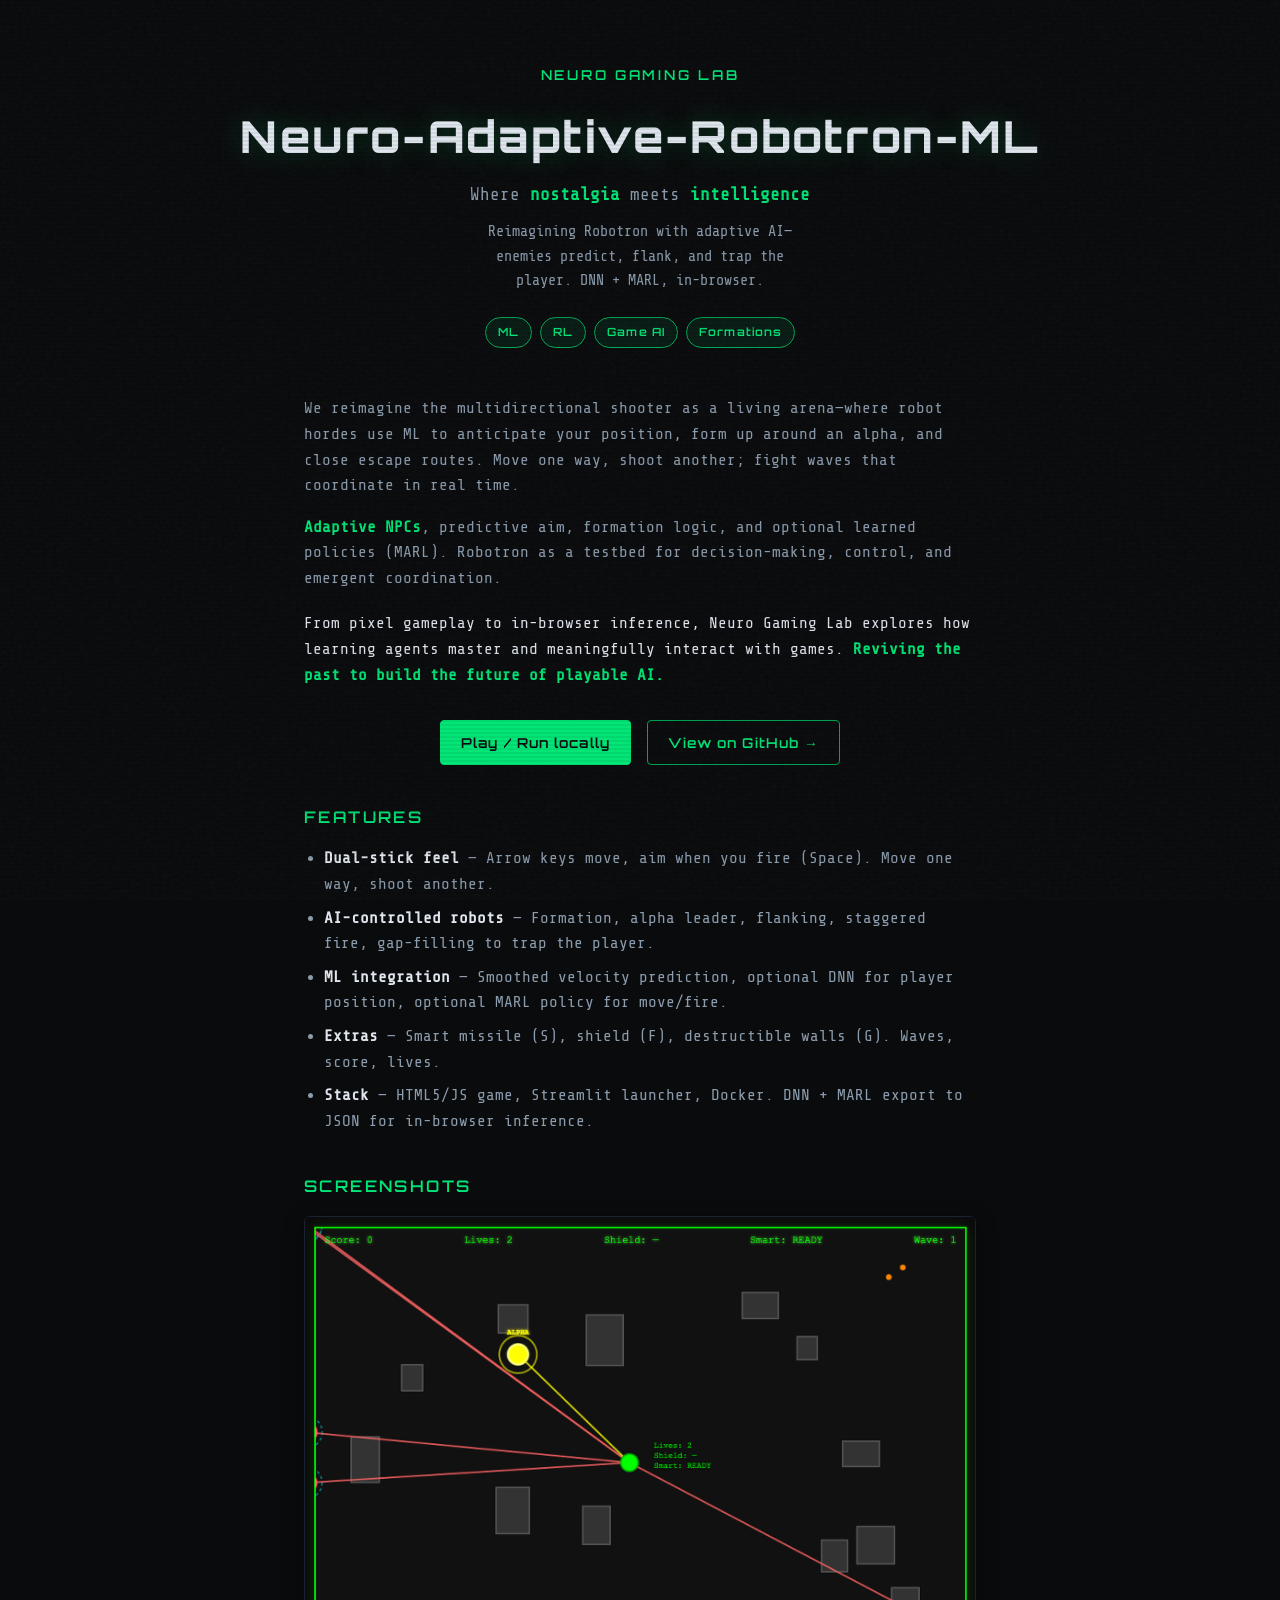
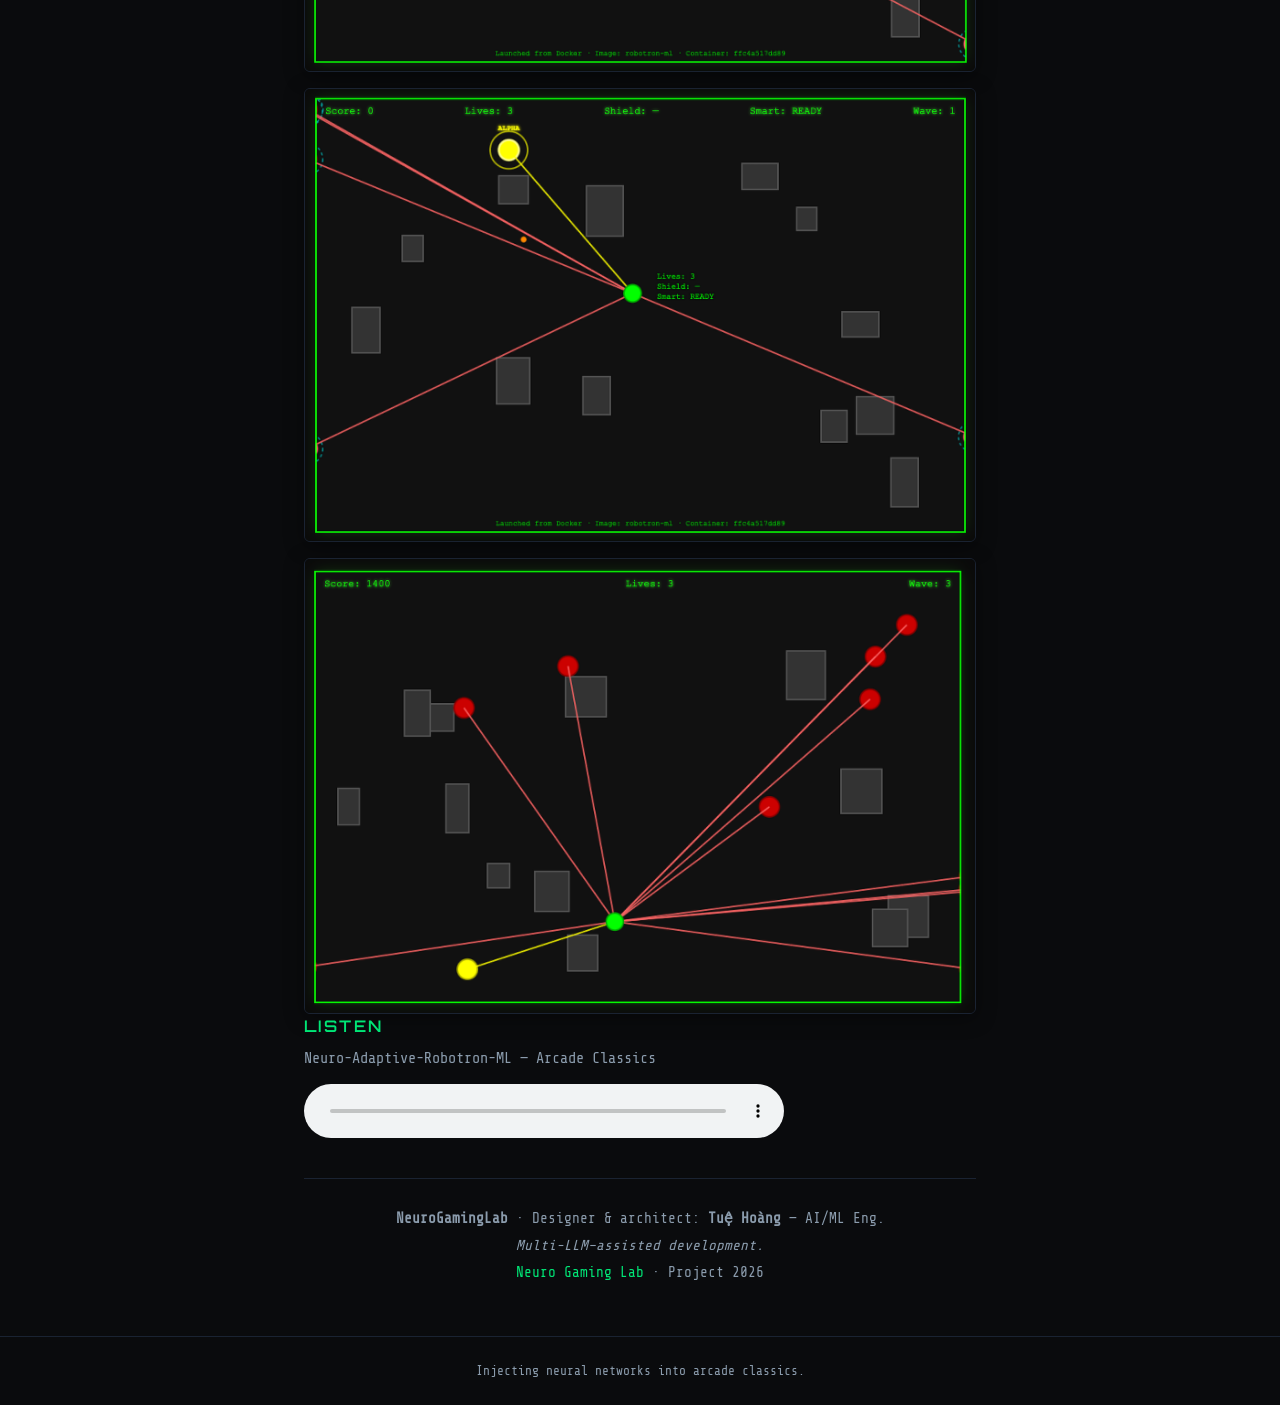
<file: docs/index.html>
<!DOCTYPE html>
<html lang="en">
<head>
  <meta charset="UTF-8">
  <meta name="viewport" content="width=device-width, initial-scale=1.0">
  <title>Neuro-Adaptive-Robotron-ML — Neuro Gaming Lab</title>
  <link rel="stylesheet" href="styles.css">
  <link rel="preconnect" href="https://fonts.googleapis.com">
  <link rel="preconnect" href="https://fonts.gstatic.com" crossorigin>
  <link href="https://fonts.googleapis.com/css2?family=Orbitron:wght@400;600;800&family=Share+Tech+Mono&display=swap" rel="stylesheet">
</head>
<body>
  <div class="scanline" aria-hidden="true"></div>
  <div class="noise" aria-hidden="true"></div>

  <header class="hero">
    <p class="brand">Neuro Gaming Lab</p>
    <h1>Neuro-Adaptive-Robotron-ML</h1>
    <p class="tagline">Where <strong>nostalgia</strong> meets <strong>intelligence</strong></p>
    <p class="sub">Reimagining Robotron with adaptive AI—enemies predict, flank, and trap the player. DNN + MARL, in-browser.</p>
    <div class="pill-row">
      <span class="pill">ML</span>
      <span class="pill">RL</span>
      <span class="pill">Game AI</span>
      <span class="pill">Formations</span>
    </div>
  </header>

  <main>
    <div class="intro">
      <p>We reimagine the multidirectional shooter as a living arena—where robot hordes use ML to anticipate your position, form up around an alpha, and close escape routes. Move one way, shoot another; fight waves that coordinate in real time.</p>
      <p><strong>Adaptive NPCs</strong>, predictive aim, formation logic, and optional learned policies (MARL). Robotron as a testbed for decision-making, control, and emergent coordination.</p>
      <p class="closing">From pixel gameplay to in-browser inference, Neuro Gaming Lab explores how learning agents master and meaningfully interact with games. <strong>Reviving the past to build the future of playable AI.</strong></p>
    </div>

    <div class="cta">
      <a href="https://github.com/NeuroGamingLab/Neuro-Adaptive-Robotron-ML#readme" class="btn btn-play">Play / Run locally</a>
      <a href="https://github.com/NeuroGamingLab/Neuro-Adaptive-Robotron-ML" class="btn btn-gh">View on GitHub →</a>
    </div>

    <section class="features">
      <h2>Features</h2>
      <ul>
        <li><strong>Dual-stick feel</strong> — Arrow keys move, aim when you fire (Space). Move one way, shoot another.</li>
        <li><strong>AI-controlled robots</strong> — Formation, alpha leader, flanking, staggered fire, gap-filling to trap the player.</li>
        <li><strong>ML integration</strong> — Smoothed velocity prediction, optional DNN for player position, optional MARL policy for move/fire.</li>
        <li><strong>Extras</strong> — Smart missile (S), shield (F), destructible walls (G). Waves, score, lives.</li>
        <li><strong>Stack</strong> — HTML5/JS game, Streamlit launcher, Docker. DNN + MARL export to JSON for in-browser inference.</li>
      </ul>
    </section>

    <section class="screenshots">
      <h2>Screenshots</h2>
      <div class="gallery">
        <img src="images/robotron-1.png" alt="Robotron with ML — gameplay 1" width="900" height="600">
        <img src="images/robotron-2.png" alt="Robotron with ML — gameplay 2" width="900" height="600">
        <img src="images/robotron-3.png" alt="Robotron with ML — gameplay 3" width="900" height="600">
      </div>
    </section>

    <section class="audio-section" aria-labelledby="audio-heading">
      <h2 id="audio-heading">Listen</h2>
      <p class="audio-label">Neuro-Adaptive-Robotron-ML — Arcade Classics</p>
      <audio class="audio-player" controls preload="metadata">
        <!-- Actual file (LFS or regular) served via GitHub media URL so playback works on Pages -->
        <source src="https://media.githubusercontent.com/media/NeuroGamingLab/Neuro-Adaptive-Robotron-ML/main/docs/audio/Neuro-Adaptive-Robotron-ML.m4a" type="audio/mp4">
        <a href="https://media.githubusercontent.com/media/NeuroGamingLab/Neuro-Adaptive-Robotron-ML/main/docs/audio/Neuro-Adaptive-Robotron-ML.m4a" class="audio-link" target="_blank" rel="noopener">Download / open audio</a>
      </audio>
    </section>


    <div class="footer-meta">
      <p><strong>NeuroGamingLab</strong> · Designer & architect: <strong>Tuệ Hoàng</strong> — AI/ML Eng.</p>
      <p><em>Multi-LLM–assisted development.</em></p>
      <p><a href="https://neurogaminglab.github.io/Neuro-Gaming-Lab/">Neuro Gaming Lab</a> · Project 2026</p>
    </div>
  </main>

  <footer class="site-footer">
    <p>Injecting neural networks into arcade classics.</p>
  </footer>
</body>
</html>
</file>
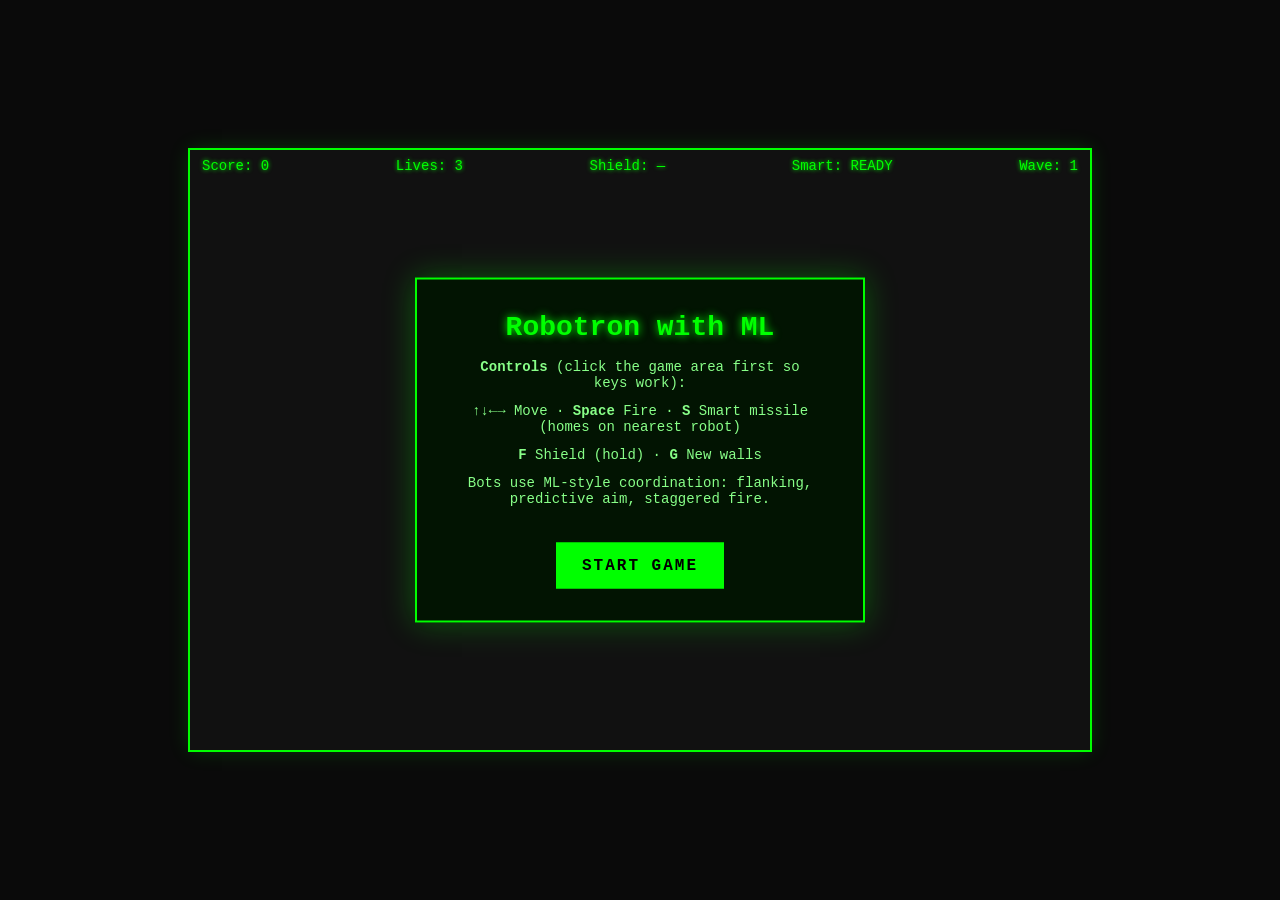
<file: game/index.html>
<!DOCTYPE html>
<html lang="en">
<head>
  <meta charset="UTF-8">
  <meta name="viewport" content="width=device-width, initial-scale=1.0">
  <title>Robotron with ML</title>
  <style>
    * { margin: 0; padding: 0; box-sizing: border-box; }
    body {
      background: #0a0a0a;
      min-height: 100vh;
      display: flex;
      align-items: center;
      justify-content: center;
      font-family: "Courier New", monospace;
      color: #0f0;
    }
    #game-container {
      position: relative;
      box-shadow: 0 0 0 2px #0f0, 0 0 20px rgba(0, 255, 0, 0.2);
    }
    #game-canvas {
      display: block;
      background: #111;
      image-rendering: pixelated;
      image-rendering: crisp-edges;
    }
    #ui {
      position: absolute;
      top: 0; left: 0;
      width: 100%; height: 100%;
      pointer-events: none;
    }
    #ui button { pointer-events: auto; }
    #hud {
      position: absolute;
      top: 8px; left: 0; right: 0;
      display: flex;
      justify-content: space-between;
      padding: 0 12px;
      font-size: 14px;
      color: #0f0;
      text-shadow: 0 0 4px #0f0;
    }
    #start-screen, #game-over-screen, #wave-clear-screen {
      position: absolute;
      top: 50%; left: 50%;
      transform: translate(-50%, -50%);
      text-align: center;
      background: rgba(0, 20, 0, 0.9);
      border: 2px solid #0f0;
      padding: 32px 48px;
      box-shadow: 0 0 30px rgba(0, 255, 0, 0.3);
    }
    #start-screen h1, #game-over-screen h2, #wave-clear-screen h2 {
      margin-bottom: 16px;
      font-size: 28px;
      color: #0f0;
      text-shadow: 0 0 8px #0f0;
    }
    #start-screen p, #game-over-screen p, #wave-clear-screen p {
      margin-bottom: 12px;
      font-size: 14px;
      color: #8f8;
    }
    #start-btn, #restart-btn, #next-wave-btn {
      margin-top: 24px;
      padding: 12px 24px;
      font-family: inherit;
      font-size: 16px;
      font-weight: bold;
      color: #000;
      background: #0f0;
      border: 2px solid #0f0;
      cursor: pointer;
      text-transform: uppercase;
      letter-spacing: 2px;
    }
    #start-btn:hover, #restart-btn:hover, #next-wave-btn:hover {
      background: #0a0;
      box-shadow: 0 0 15px #0f0;
    }
    .hidden { display: none !important; }
  </style>
</head>
<body>
  <div id="game-container">
    <canvas id="game-canvas" width="900" height="600"></canvas>
    <div id="ui">
      <div id="hud">
        <span id="score">Score: 0</span>
        <span id="lives">Lives: 3</span>
        <span id="shield-label">Shield: —</span>
        <span id="smart-missile-label">Smart: READY</span>
        <span id="wave">Wave: 1</span>
      </div>
      <div id="start-screen">
        <h1>Robotron with ML</h1>
        <p><strong>Controls</strong> (click the game area first so keys work):</p>
        <p><strong>↑↓←→</strong> Move · <strong>Space</strong> Fire · <strong>S</strong> Smart missile (homes on nearest robot)</p>
        <p><strong>F</strong> Shield (hold) · <strong>G</strong> New walls</p>
        <p>Bots use ML-style coordination: flanking, predictive aim, staggered fire.</p>
        <button id="start-btn">Start Game</button>
      </div>
      <div id="game-over-screen" class="hidden">
        <h2>Game Over</h2>
        <p id="final-score">Score: 0</p>
        <button id="restart-btn">Play Again</button>
      </div>
      <div id="wave-clear-screen" class="hidden">
        <h2>Wave Clear!</h2>
        <button id="next-wave-btn">Next Wave</button>
      </div>
    </div>
  </div>
  <script>
(function () {
  'use strict';

  var canvas = document.getElementById('game-canvas');
  var ctx = canvas.getContext('2d');
  var W = canvas.width;
  var H = canvas.height;

  var UI = {
    scoreEl: document.getElementById('score'),
    livesEl: document.getElementById('lives'),
    shieldEl: document.getElementById('shield-label'),
    smartMissileEl: document.getElementById('smart-missile-label'),
    waveEl: document.getElementById('wave'),
    startScreen: document.getElementById('start-screen'),
    gameOverScreen: document.getElementById('game-over-screen'),
    waveClearScreen: document.getElementById('wave-clear-screen'),
    finalScoreEl: document.getElementById('final-score'),
    startBtn: document.getElementById('start-btn'),
    restartBtn: document.getElementById('restart-btn'),
    nextWaveBtn: document.getElementById('next-wave-btn'),
  };

  var PLAYER = {
    radius: 12,
    speed: 4,
    health: 3,
    lives: 3,
    invincibleDuration: 1500,
    fireCooldownMs: 150,
  };
  var PLAYER_BULLET = { radius: 3, speed: 14 };
  var SMART_MISSILE = { radius: 5, speed: 9, cooldownMs: 3000, score: 100 };
  var GRUNT = {
    radius: 14,
    speed: 1.2,
    health: 1,
    fireCooldownMs: 1500,
    bulletSpeed: 6,
    score: 100,
  };
  var ML = {
    flankRadius: 140,
    flankRadiusMin: 100,
    flankRadiusMax: 180,
    leadFrames: 6,
    predictFrames: 14,
    smoothFactor: 0.88,
    allyRadius: 120,
    formationPhaseSpeed: 0.00015,
    nAngularBins: 12,
    gapThreshold: 1,
    crowdThreshold: 2,
  };
  var avgPlayerVx = 0;
  var avgPlayerVy = 0;
  var predictedPlayerX = W / 2;
  var predictedPlayerY = H / 2;
  var ENEMY_BULLET = { radius: 4, speed: 6 };
  var WAVE_COUNTS = [6, 8, 12, 16, 20];
  var WAVE_CLEAR_PAUSE_MS = 1500;

  var MARL_CONST = {
    obsScale: 500,
    maxAllies: 10,
    nWallRays: 4,
    wallRayLen: 150,
    moveDirs: [
      [0, 0], [1, 0], [1, -1], [0, -1], [-1, -1], [-1, 0], [-1, 1], [0, 1], [1, 1]
    ]
  };
  (function () {
    var d = MARL_CONST.moveDirs;
    for (var i = 1; i < d.length; i++) {
      var len = Math.sqrt(d[i][0] * d[i][0] + d[i][1] * d[i][1]);
      d[i][0] /= len;
      d[i][1] /= len;
    }
  })();

  var state = 'start';
  var score = 0;
  var wave = 1;
  var waveClearTimer = 0;

  var player = {
    x: W / 2,
    y: H / 2,
    vx: 0,
    vy: 0,
    health: PLAYER.health,
    lives: PLAYER.lives,
    invincibleUntil: 0,
    lastAimDx: 0,
    lastAimDy: -1,
    fireCooldownUntil: 0,
  };

  var bullets = [];
  var smartMissiles = [];
  var enemies = [];
  var walls = [];
  var keys = { up: false, down: false, left: false, right: false, space: false, shield: false };
  var SHIELD_RADIUS = 14;
  var WALL_COUNT = 12;
  var PLAYER_SPAWN_X = W / 2;
  var PLAYER_SPAWN_Y = H / 2;
  var SPAWN_MARGIN = 80;

  var Sound = (function () {
    var ctx = null;
    function getCtx() {
      if (!ctx) ctx = new (window.AudioContext || window.webkitAudioContext)();
      return ctx;
    }
    function beep(opt) {
      try {
        var c = getCtx();
        if (c.state === 'suspended') c.resume();
        var o = c.createOscillator();
        var g = c.createGain();
        o.connect(g);
        g.connect(c.destination);
        o.type = opt.type || 'square';
        o.frequency.setValueAtTime(opt.freq || 440, c.currentTime);
        o.frequency.exponentialRampToValueAtTime(opt.freqEnd || opt.freq || 220, c.currentTime + (opt.duration || 0.1));
        g.gain.setValueAtTime(opt.vol !== undefined ? opt.vol : 0.15, c.currentTime);
        g.gain.exponentialRampToValueAtTime(0.001, c.currentTime + (opt.duration || 0.1));
        o.start(c.currentTime);
        o.stop(c.currentTime + (opt.duration || 0.1));
      } catch (e) {}
    }
    return {
      laser: function () { beep({ type: 'sawtooth', freq: 880, freqEnd: 440, duration: 0.06, vol: 0.12 }); },
      enemyHit: function () { beep({ type: 'sawtooth', freq: 200, freqEnd: 80, duration: 0.12, vol: 0.2 }); },
      playerHit: function () { beep({ type: 'square', freq: 150, freqEnd: 80, duration: 0.2, vol: 0.25 }); },
      waveClear: function () {
        var c = getCtx();
        if (c.state === 'suspended') c.resume();
        [523, 659, 784, 1047].forEach(function (f, i) {
          var o = c.createOscillator();
          var g = c.createGain();
          o.connect(g);
          g.connect(c.destination);
          o.type = 'square';
          var t = c.currentTime + i * 0.1;
          o.frequency.setValueAtTime(f, t);
          g.gain.setValueAtTime(0.15, t);
          g.gain.exponentialRampToValueAtTime(0.001, t + 0.15);
          o.start(t);
          o.stop(t + 0.15);
        });
      },
      gameOver: function () { beep({ type: 'sawtooth', freq: 150, freqEnd: 80, duration: 0.4, vol: 0.2 }); },
      resume: function () { try { getCtx().resume(); } catch (e) {} }
    };
  })();

  function getMoveDirs() {
    var dx = 0, dy = 0;
    if (keys.up) dy -= 1;
    if (keys.down) dy += 1;
    if (keys.left) dx -= 1;
    if (keys.right) dx += 1;
    if (dx !== 0 || dy !== 0) {
      var len = Math.sqrt(dx * dx + dy * dy);
      dx /= len;
      dy /= len;
    }
    return { dx: dx, dy: dy };
  }

  function getAimDirs() {
    var dx = 0, dy = 0;
    if (keys.up) dy -= 1;
    if (keys.down) dy += 1;
    if (keys.left) dx -= 1;
    if (keys.right) dx += 1;
    if (dx !== 0 || dy !== 0) {
      var len = Math.sqrt(dx * dx + dy * dy);
      dx /= len;
      dy /= len;
      return { dx: dx, dy: dy };
    }
    return null;
  }

  document.addEventListener('keydown', function (e) {
    if (e.code === 'ArrowUp') { keys.up = true; e.preventDefault(); }
    if (e.code === 'ArrowDown') { keys.down = true; e.preventDefault(); }
    if (e.code === 'ArrowLeft') { keys.left = true; e.preventDefault(); }
    if (e.code === 'ArrowRight') { keys.right = true; e.preventDefault(); }
    if (e.code === 'Space') { keys.space = true; e.preventDefault(); }
    if (e.code === 'KeyF') { keys.shield = true; e.preventDefault(); }
    if (e.code === 'KeyG') {
      if (state === 'playing' || state === 'wave_clear') {
        generateWalls();
        var margin = PLAYER.radius + 8;
        walls = walls.filter(function (w) {
          return !circleRectOverlap(player.x, player.y, margin, w);
        });
      }
      e.preventDefault();
    }
    if (e.code === 'KeyS') {
      if (state === 'playing' && enemies.length > 0 && Date.now() >= (player.smartMissileCooldownUntil || 0)) {
        var nearest = null;
        var minD = Infinity;
        for (var i = 0; i < enemies.length; i++) {
          var e = enemies[i];
          var d = dist(player.x, player.y, e.x, e.y);
          if (d < minD) { minD = d; nearest = e; }
        }
        if (nearest) {
          var dx = nearest.x - player.x;
          var dy = nearest.y - player.y;
          var bd = Math.sqrt(dx * dx + dy * dy) || 1;
          smartMissiles.push({
            x: player.x + (dx / bd) * (PLAYER.radius + SMART_MISSILE.radius),
            y: player.y + (dy / bd) * (PLAYER.radius + SMART_MISSILE.radius),
            vx: (dx / bd) * SMART_MISSILE.speed,
            vy: (dy / bd) * SMART_MISSILE.speed,
            radius: SMART_MISSILE.radius,
          });
          player.smartMissileCooldownUntil = Date.now() + SMART_MISSILE.cooldownMs;
          Sound.laser();
        }
      }
      e.preventDefault();
    }
  });
  document.addEventListener('keyup', function (e) {
    if (e.code === 'ArrowUp') keys.up = false;
    if (e.code === 'ArrowDown') keys.down = false;
    if (e.code === 'ArrowLeft') keys.left = false;
    if (e.code === 'ArrowRight') keys.right = false;
    if (e.code === 'Space') keys.space = false;
    if (e.code === 'KeyF') keys.shield = false;
  });

  function spawnPlayer() {
    player.x = W / 2;
    player.y = H / 2;
    player.vx = 0;
    player.vy = 0;
    player.health = PLAYER.health;
    player.invincibleUntil = Date.now() + PLAYER.invincibleDuration;
    player.lastAimDx = 0;
    player.lastAimDy = -1;
    player.fireCooldownUntil = 0;
    player.smartMissileCooldownUntil = 0;
  }

  function spawnWave() {
    var count = WAVE_COUNTS[Math.min(wave - 1, WAVE_COUNTS.length - 1)];
    for (var i = 0; i < count; i++) {
      var x, y;
      var margin = 60;
      var tries = 0;
      var maxTries = 25;
      do {
        var side = Math.floor(Math.random() * 4);
        if (side === 0) { x = margin + Math.random() * (W - 2 * margin); y = -GRUNT.radius - 5; }
        else if (side === 1) { x = W + GRUNT.radius + 5; y = margin + Math.random() * (H - 2 * margin); }
        else if (side === 2) { x = margin + Math.random() * (W - 2 * margin); y = H + GRUNT.radius + 5; }
        else { x = -GRUNT.radius - 5; y = margin + Math.random() * (H - 2 * margin); }
        var inWall = false;
        for (var w = 0; w < walls.length; w++) {
          if (circleRectOverlap(x, y, GRUNT.radius + 4, walls[w])) { inWall = true; break; }
        }
        if (!inWall) break;
        tries++;
      } while (tries < maxTries);
      enemies.push({
        x: x, y: y,
        vx: 0, vy: 0,
        radius: GRUNT.radius,
        health: GRUNT.health,
        maxHealth: GRUNT.health,
        type: 'grunt',
        slotIndex: i,
        totalSlots: count,
        fireCooldownUntil: Date.now() + (i % 8) * 220 + Math.random() * 400,
      });
    }
  }

  function countAlliesNear(e, excludeSelf) {
    var n = 0;
    for (var i = 0; i < enemies.length; i++) {
      if (enemies[i] === e) continue;
      if (dist(e.x, e.y, enemies[i].x, enemies[i].y) < ML.allyRadius) n++;
    }
    return n;
  }

  function dist(x1, y1, x2, y2) {
    return Math.sqrt((x2 - x1) * (x2 - x1) + (y2 - y1) * (y2 - y1));
  }

  function pointInRect(px, py, r) {
    return px >= r.x && px <= r.x + r.w && py >= r.y && py <= r.y + r.h;
  }

  function circleRectOverlap(cx, cy, cr, r) {
    var closestX = Math.max(r.x, Math.min(cx, r.x + r.w));
    var closestY = Math.max(r.y, Math.min(cy, r.y + r.h));
    return dist(cx, cy, closestX, closestY) < cr;
  }

  function generateWalls() {
    walls = [];
    var attempts = 0;
    var maxAttempts = WALL_COUNT * 15;
    while (walls.length < WALL_COUNT && attempts < maxAttempts) {
      attempts++;
      var ww = 28 + Math.floor(Math.random() * 32);
      var wh = 32 + Math.floor(Math.random() * 40);
      var wx = Math.floor(Math.random() * (W - ww - 40)) + 20;
      var wy = Math.floor(Math.random() * (H - wh - 40)) + 20;
      if (dist(wx + ww / 2, wy + wh / 2, PLAYER_SPAWN_X, PLAYER_SPAWN_Y) < SPAWN_MARGIN) continue;
      if (circleRectOverlap(PLAYER_SPAWN_X, PLAYER_SPAWN_Y, SPAWN_MARGIN, { x: wx, y: wy, w: ww, h: wh })) continue;
      walls.push({ x: wx, y: wy, w: ww, h: wh });
    }
  }

  function wrap(x, y, r) {
    var nx = x, ny = y;
    if (nx - r > W) nx -= W + 2 * r;
    if (nx + r < 0) nx += W + 2 * r;
    if (ny - r > H) ny -= H + 2 * r;
    if (ny + r < 0) ny += H + 2 * r;
    return { x: nx, y: ny };
  }

  function updatePlayer(now) {
    var dirs = getMoveDirs();
    player.vx = dirs.dx * PLAYER.speed;
    player.vy = dirs.dy * PLAYER.speed;
    var prevX = player.x, prevY = player.y;
    player.x += player.vx;
    player.y += player.vy;
    var w = wrap(player.x, player.y, PLAYER.radius);
    player.x = w.x;
    player.y = w.y;
    for (var i = 0; i < walls.length; i++) {
      if (circleRectOverlap(player.x, player.y, PLAYER.radius, walls[i])) {
        player.x = prevX;
        player.y = prevY;
        break;
      }
    }

    if (keys.space && now >= player.fireCooldownUntil) {
      var aim = getAimDirs();
      var adx = player.lastAimDx, ady = player.lastAimDy;
      if (aim) {
        adx = aim.dx;
        ady = aim.dy;
        player.lastAimDx = adx;
        player.lastAimDy = ady;
      }
      if (adx !== 0 || ady !== 0) {
        var spd = PLAYER_BULLET.speed;
        bullets.push({
          x: player.x + adx * (PLAYER.radius + PLAYER_BULLET.radius),
          y: player.y + ady * (PLAYER.radius + PLAYER_BULLET.radius),
          vx: adx * spd,
          vy: ady * spd,
          radius: PLAYER_BULLET.radius,
          isPlayer: true,
        });
        Sound.laser();
        player.fireCooldownUntil = now + PLAYER.fireCooldownMs;
      }
    }
  }

  function updateBullets() {
    for (var i = bullets.length - 1; i >= 0; i--) {
      var b = bullets[i];
      b.x += b.vx;
      b.y += b.vy;
      if (b.x < -50 || b.x > W + 50 || b.y < -50 || b.y > H + 50) {
        bullets.splice(i, 1);
      } else {
        for (var j = 0; j < walls.length; j++) {
          if (pointInRect(b.x, b.y, walls[j])) {
            bullets.splice(i, 1);
            break;
          }
        }
      }
    }
  }

  function getNearestEnemy(mx, my) {
    var nearest = null;
    var minD = Infinity;
    for (var i = 0; i < enemies.length; i++) {
      var e = enemies[i];
      var d = dist(mx, my, e.x, e.y);
      if (d < minD) { minD = d; nearest = e; }
    }
    return nearest;
  }

  function getWallRepulsion(mx, my, margin) {
    var rx = 0, ry = 0;
    for (var j = 0; j < walls.length; j++) {
      var w = walls[j];
      var cx = Math.max(w.x, Math.min(mx, w.x + w.w));
      var cy = Math.max(w.y, Math.min(my, w.y + w.h));
      var d = dist(mx, my, cx, cy);
      if (d < margin) {
        var outX = mx - cx;
        var outY = my - cy;
        if (d < 0.01) {
          var wcx = w.x + w.w / 2;
          var wcy = w.y + w.h / 2;
          outX = mx - wcx;
          outY = my - wcy;
          d = Math.sqrt(outX * outX + outY * outY) || 1;
        }
        var strength = d < 0.01 ? 1.5 : (margin - d) / margin;
        rx += (outX / d) * strength;
        ry += (outY / d) * strength;
      }
    }
    return { x: rx, y: ry };
  }

  function pushMissileOutOfWall(m) {
    for (var j = 0; j < walls.length; j++) {
      var w = walls[j];
      if (!pointInRect(m.x, m.y, w)) continue;
      var dL = m.x - w.x;
      var dR = (w.x + w.w) - m.x;
      var dT = m.y - w.y;
      var dB = (w.y + w.h) - m.y;
      var r = m.radius + 1;
      if (dL <= dR && dL <= dT && dL <= dB) {
        m.x = w.x - r;
      } else if (dR <= dL && dR <= dT && dR <= dB) {
        m.x = w.x + w.w + r;
      } else if (dT <= dL && dT <= dR && dT <= dB) {
        m.y = w.y - r;
      } else {
        m.y = w.y + w.h + r;
      }
    }
  }

  function updateSmartMissiles() {
    var avoidMargin = 28;
    for (var i = smartMissiles.length - 1; i >= 0; i--) {
      var m = smartMissiles[i];
      var target = getNearestEnemy(m.x, m.y);
      var dx = 0, dy = 0;
      if (target) {
        dx = target.x - m.x;
        dy = target.y - m.y;
        var d = Math.sqrt(dx * dx + dy * dy) || 1;
        dx /= d;
        dy /= d;
      } else {
        dx = m.vx;
        dy = m.vy;
        var d = Math.sqrt(dx * dx + dy * dy) || 1;
        if (d > 0) { dx /= d; dy /= d; }
      }
      var rep = getWallRepulsion(m.x, m.y, avoidMargin);
      var rx = rep.x, ry = rep.y;
      var rLen = Math.sqrt(rx * rx + ry * ry) || 1;
      if (rLen > 0.01) {
        rx /= rLen;
        ry /= rLen;
        dx = dx + rx * 1.5;
        dy = dy + ry * 1.5;
        var len = Math.sqrt(dx * dx + dy * dy) || 1;
        dx /= len;
        dy /= len;
      }
      m.vx = dx * SMART_MISSILE.speed;
      m.vy = dy * SMART_MISSILE.speed;
      var oldX = m.x, oldY = m.y;
      m.x += m.vx;
      m.y += m.vy;
      if (m.x < -50 || m.x > W + 50 || m.y < -50 || m.y > H + 50) {
        smartMissiles.splice(i, 1);
        continue;
      }
      var inWall = false;
      for (var j = 0; j < walls.length; j++) {
        if (pointInRect(m.x, m.y, walls[j])) {
          inWall = true;
          break;
        }
      }
      if (inWall) {
        m.x = oldX;
        m.y = oldY;
        pushMissileOutOfWall(m);
        var rep = getWallRepulsion(m.x, m.y, avoidMargin + 20);
        var rx2 = rep.x, ry2 = rep.y;
        var rLen2 = Math.sqrt(rx2 * rx2 + ry2 * ry2) || 1;
        if (rLen2 > 0.01) {
          m.vx = (rx2 / rLen2) * SMART_MISSILE.speed;
          m.vy = (ry2 / rLen2) * SMART_MISSILE.speed;
        } else {
          m.vx = dx * SMART_MISSILE.speed;
          m.vy = dy * SMART_MISSILE.speed;
        }
      }
      var hitEnemy = false;
      for (var j = enemies.length - 1; j >= 0; j--) {
        var e = enemies[j];
        if (dist(m.x, m.y, e.x, e.y) < m.radius + e.radius) {
          e.health--;
          if (e.health > 0) e.hitFlashUntil = Date.now() + 120;
          if (e.health <= 0) {
            Sound.enemyHit();
            score += SMART_MISSILE.score;
            enemies.splice(j, 1);
          }
          smartMissiles.splice(i, 1);
          hitEnemy = true;
          break;
        }
      }
    }
  }

  function getAlphaRobot() {
    var alpha = null;
    var minDist = Infinity;
    for (var i = 0; i < enemies.length; i++) {
      var e = enemies[i];
      var d = dist(e.x, e.y, player.x, player.y);
      if (d < minDist) { minDist = d; alpha = e; }
    }
    return alpha;
  }

  function getMARLObsOne(e, alpha, now) {
    var sc = MARL_CONST.obsScale;
    var dxPlayer = (player.x - e.x) / sc;
    var dyPlayer = (player.y - e.y) / sc;
    var distPlayer = dist(e.x, e.y, player.x, player.y) / sc;
    var dxPred = (predictedPlayerX - e.x) / sc;
    var dyPred = (predictedPlayerY - e.y) / sc;
    var isAlpha = (alpha && e === alpha) ? 1 : 0;
    var allies = Math.min(countAlliesNear(e), MARL_CONST.maxAllies) / MARL_CONST.maxAllies;
    var fireReady = (now >= e.fireCooldownUntil) ? 1 : 0;
    var wallDists = [];
    for (var r = 0; r < MARL_CONST.nWallRays; r++) {
      var ang = r * (2 * Math.PI / MARL_CONST.nWallRays);
      var minD = MARL_CONST.wallRayLen;
      for (var w = 0; w < walls.length; w++) {
        var cx = walls[w].x + walls[w].w / 2;
        var cy = walls[w].y + walls[w].h / 2;
        var d = dist(e.x, e.y, cx, cy) - (walls[w].w + walls[w].h) / 4;
        if (d < minD) minD = Math.max(0, d);
      }
      wallDists.push(minD / MARL_CONST.wallRayLen);
    }
    var pvx = player.vx / (PLAYER.speed + 1e-8);
    var pvy = player.vy / (PLAYER.speed + 1e-8);
    return [dxPlayer, dyPlayer, distPlayer, dxPred, dyPred, isAlpha, allies, fireReady,
      wallDists[0], wallDists[1], wallDists[2], wallDists[3], pvx, pvy];
  }

  function MARLForward(obs, policy) {
    var matmul = function (x, W, b) {
      var out = [];
      for (var j = 0; j < W.length; j++) {
        var s = b[j];
        for (var i = 0; i < x.length; i++) s += x[i] * W[j][i];
        out.push(s);
      }
      return out;
    };
    var tanh = function (z) { return Math.tanh(z); };
    var h = matmul(obs, policy.layers[0].W, policy.layers[0].b).map(tanh);
    h = matmul(h, policy.layers[1].W, policy.layers[1].b).map(tanh);
    var moveLogits = matmul(h, policy.move_head.W, policy.move_head.b);
    var fireLogits = matmul(h, policy.fire_head.W, policy.fire_head.b);
    var moveAction = 0;
    var moveMax = moveLogits[0];
    for (var i = 1; i < moveLogits.length; i++) {
      if (moveLogits[i] > moveMax) { moveMax = moveLogits[i]; moveAction = i; }
    }
    var fireAction = fireLogits[1] > fireLogits[0] ? 1 : 0;
    return { move: moveAction, fire: fireAction };
  }

  function DNNPredict(xNorm, yNorm, vxNorm, vyNorm) {
    var d = window.DNN_PREDICT;
    if (!d || !d.layers || d.layers.length < 2) return null;
    var matmul = function (x, W, b) {
      var out = [];
      for (var j = 0; j < W.length; j++) {
        var s = b[j];
        for (var i = 0; i < x.length; i++) s += x[i] * W[j][i];
        out.push(s);
      }
      return out;
    };
    var tanh = function (z) { return Math.tanh(z); };
    var sigmoid = function (z) { return 1 / (1 + Math.exp(-z)); };
    var x = [xNorm, yNorm, vxNorm, vyNorm];
    var h = matmul(x, d.layers[0].W, d.layers[0].b).map(tanh);
    var out = matmul(h, d.layers[1].W, d.layers[1].b).map(sigmoid);
    return [out[0], out[1]];
  }

  function runUnsupervisedPipeline() {
    var cx = predictedPlayerX;
    var cy = predictedPlayerY;
    var nBins = ML.nAngularBins;
    var twoPi = 2 * Math.PI;
    var binWidth = twoPi / nBins;
    var angles = [];
    var binCounts = [];
    for (var b = 0; b < nBins; b++) binCounts[b] = 0;
    for (var i = 0; i < enemies.length; i++) {
      var e = enemies[i];
      var a = Math.atan2(e.y - cy, e.x - cx);
      if (a < 0) a += twoPi;
      angles.push({ index: i, angle: a });
      var binIdx = Math.floor(a / binWidth) % nBins;
      binCounts[binIdx]++;
    }
    var gapBins = [];
    for (var b = 0; b < nBins; b++) {
      if (binCounts[b] <= ML.gapThreshold) gapBins.push(b);
    }
    var gapCenters = gapBins.map(function (b) { return (b + 0.5) * binWidth; });
    angles.sort(function (a, b) { return a.angle - b.angle; });
    gapCenters.sort(function (a, b) { return a - b; });
    for (var k = 0; k < enemies.length; k++) { enemies[k].isFillingGap = false; }
    for (var i = 0; i < enemies.length; i++) {
      var e = enemies[angles[i].index];
      if (e.isAlpha) continue;
      if (gapCenters.length > 0) {
        var idx = i % gapCenters.length;
        e.targetAngle = gapCenters[idx];
        e.isFillingGap = true;
      } else {
        var fallback = (e.slotIndex / Math.max(e.totalSlots || 1, 1)) * twoPi;
        e.targetAngle = (fallback + (Date.now() * ML.formationPhaseSpeed)) % twoPi;
      }
    }
  }

  function updateEnemies(now) {
    var alpha = getAlphaRobot();
    for (var k = 0; k < enemies.length; k++) { enemies[k].isAlpha = (enemies[k] === alpha); }
    runUnsupervisedPipeline();
    if (window.MARL_POLICY) {
      for (var k = 0; k < enemies.length; k++) {
        var e = enemies[k];
        var obs = getMARLObsOne(e, alpha, now);
        var act = MARLForward(obs, window.MARL_POLICY);
        var dir = MARL_CONST.moveDirs[act.move];
        e.vx = dir[0] * GRUNT.speed;
        e.vy = dir[1] * GRUNT.speed;
        var oldX = e.x, oldY = e.y;
        e.x += e.vx;
        e.y += e.vy;
        var w = wrap(e.x, e.y, e.radius);
        e.x = w.x;
        e.y = w.y;
        for (var i = 0; i < walls.length; i++) {
          if (circleRectOverlap(e.x, e.y, e.radius, walls[i])) {
            e.x = oldX;
            e.y = oldY;
            break;
          }
        }
        if (e.type === 'grunt' && act.fire && now >= e.fireCooldownUntil) {
          var bdx = predictedPlayerX - e.x;
          var bdy = predictedPlayerY - e.y;
          var bd = Math.sqrt(bdx * bdx + bdy * bdy) || 1;
          bullets.push({
            x: e.x + (bdx / bd) * (e.radius + ENEMY_BULLET.radius),
            y: e.y + (bdy / bd) * (e.radius + ENEMY_BULLET.radius),
            vx: (bdx / bd) * GRUNT.bulletSpeed,
            vy: (bdy / bd) * GRUNT.bulletSpeed,
            radius: ENEMY_BULLET.radius,
            isPlayer: false,
          });
          e.fireCooldownUntil = now + GRUNT.fireCooldownMs;
        }
      }
      return;
    }
    var formationPhase = (now * ML.formationPhaseSpeed) % (2 * Math.PI);
    var centerX = alpha ? alpha.x : predictedPlayerX;
    var centerY = alpha ? alpha.y : predictedPlayerY;
    for (var k = 0; k < enemies.length; k++) {
      var e = enemies[k];
      var allies = countAlliesNear(e);
      var slotAngle = formationPhase + (e.slotIndex / Math.max(e.totalSlots || 1, 1)) * 2 * Math.PI;
      var dynamicRadius = ML.flankRadius + (allies - 2) * 18;
      dynamicRadius = Math.max(ML.flankRadiusMin, Math.min(ML.flankRadiusMax, dynamicRadius));
      var tx, ty;
      if (e.isAlpha) {
        tx = predictedPlayerX;
        ty = predictedPlayerY;
      } else {
        var useAngle = e.targetAngle !== undefined ? e.targetAngle : slotAngle;
        tx = centerX + Math.cos(useAngle) * dynamicRadius;
        ty = centerY + Math.sin(useAngle) * dynamicRadius;
      }
      var dx = tx - e.x;
      var dy = ty - e.y;
      var d = Math.sqrt(dx * dx + dy * dy) || 1;
      e.vx = (dx / d) * GRUNT.speed;
      e.vy = (dy / d) * GRUNT.speed;
      var oldX = e.x, oldY = e.y;
      e.x += e.vx;
      e.y += e.vy;
      var w = wrap(e.x, e.y, e.radius);
      e.x = w.x;
      e.y = w.y;
      for (var i = 0; i < walls.length; i++) {
        if (circleRectOverlap(e.x, e.y, e.radius, walls[i])) {
          e.x = oldX;
          e.y = oldY;
          break;
        }
      }

      if (e.type === 'grunt' && now >= e.fireCooldownUntil) {
        var leadX = predictedPlayerX;
        var leadY = predictedPlayerY;
        var bdx = leadX - e.x;
        var bdy = leadY - e.y;
        var bd = Math.sqrt(bdx * bdx + bdy * bdy) || 1;
        var vx = (bdx / bd) * GRUNT.bulletSpeed;
        var vy = (bdy / bd) * GRUNT.bulletSpeed;
        bullets.push({
          x: e.x + (bdx / bd) * (e.radius + ENEMY_BULLET.radius),
          y: e.y + (bdy / bd) * (e.radius + ENEMY_BULLET.radius),
          vx: vx, vy: vy,
          radius: ENEMY_BULLET.radius,
          isPlayer: false,
        });
        e.fireCooldownUntil = now + GRUNT.fireCooldownMs;
      }
    }
  }

  function checkCollisions(now) {
    var invincible = now < player.invincibleUntil;

    for (var i = bullets.length - 1; i >= 0; i--) {
      var b = bullets[i];
      if (b.isPlayer) {
        for (var j = enemies.length - 1; j >= 0; j--) {
          var e = enemies[j];
          if (dist(b.x, b.y, e.x, e.y) < b.radius + e.radius) {
            e.health--;
            if (e.health > 0) e.hitFlashUntil = Date.now() + 120;
            bullets.splice(i, 1);
            if (e.health <= 0) {
              Sound.enemyHit();
              score += GRUNT.score;
              enemies.splice(j, 1);
            }
            break;
          }
        }
      } else {
        if (!invincible) {
          var shieldActive = keys.shield;
          var hitShield = shieldActive && dist(b.x, b.y, player.x, player.y) < PLAYER.radius + SHIELD_RADIUS;
          var hitPlayer = dist(b.x, b.y, player.x, player.y) < b.radius + PLAYER.radius;
          if (hitShield || hitPlayer) {
            bullets.splice(i, 1);
            if (!shieldActive && hitPlayer) {
              player.health--;
              Sound.playerHit();
            }
          }
        }
      }
    }

    if (!invincible && !keys.shield) {
      for (var j = enemies.length - 1; j >= 0; j--) {
        var e = enemies[j];
        if (dist(player.x, player.y, e.x, e.y) < PLAYER.radius + e.radius) {
          player.health--;
          Sound.playerHit();
          e.health--;
          if (e.health > 0) e.hitFlashUntil = Date.now() + 120;
          if (e.health <= 0) {
            Sound.enemyHit();
            score += GRUNT.score;
            enemies.splice(j, 1);
          }
        }
      }
    }
  }

  function update(now) {
    if (state === 'wave_clear') {
      waveClearTimer -= 16;
      if (waveClearTimer <= 0) {
        state = 'playing';
        waveClearTimer = 0;
        UI.waveClearScreen.classList.add('hidden');
        spawnWave();
      }
      return;
    }
    if (state !== 'playing') return;

    updatePlayer(now);
    if (window.DNN_PREDICT) {
      var xNorm = player.x / W;
      var yNorm = player.y / H;
      var vxNorm = player.vx / (PLAYER.speed + 1e-8);
      var vyNorm = player.vy / (PLAYER.speed + 1e-8);
      var out = DNNPredict(xNorm, yNorm, vxNorm, vyNorm);
      if (out) {
        predictedPlayerX = out[0] * W;
        predictedPlayerY = out[1] * H;
      } else {
        avgPlayerVx = ML.smoothFactor * avgPlayerVx + (1 - ML.smoothFactor) * player.vx;
        avgPlayerVy = ML.smoothFactor * avgPlayerVy + (1 - ML.smoothFactor) * player.vy;
        predictedPlayerX = player.x + avgPlayerVx * ML.predictFrames;
        predictedPlayerY = player.y + avgPlayerVy * ML.predictFrames;
      }
    } else {
      avgPlayerVx = ML.smoothFactor * avgPlayerVx + (1 - ML.smoothFactor) * player.vx;
      avgPlayerVy = ML.smoothFactor * avgPlayerVy + (1 - ML.smoothFactor) * player.vy;
      predictedPlayerX = player.x + avgPlayerVx * ML.predictFrames;
      predictedPlayerY = player.y + avgPlayerVy * ML.predictFrames;
    }
    updateBullets();
    updateSmartMissiles();
    updateEnemies(now);
    checkCollisions(now);

    if (player.health <= 0) {
      player.lives--;
      bullets = [];
      smartMissiles = [];
      if (player.lives <= 0) {
        Sound.gameOver();
        state = 'game_over';
        UI.gameOverScreen.classList.remove('hidden');
        UI.finalScoreEl.textContent = 'Score: ' + score;
      } else {
        spawnPlayer();
      }
    }

    if (enemies.length === 0 && state === 'playing') {
      state = 'wave_clear';
      waveClearTimer = WAVE_CLEAR_PAUSE_MS;
      UI.waveClearScreen.classList.remove('hidden');
      Sound.waveClear();
      wave++;
    }
  }

  function drawPlayer(now) {
    if (keys.shield) {
      ctx.save();
      var pulse = 0.4 + 0.35 * Math.sin(now / 100);
      ctx.strokeStyle = 'rgba(0, 255, 255, ' + pulse + ')';
      ctx.lineWidth = 3;
      ctx.shadowColor = '#0ff';
      ctx.shadowBlur = 12;
      ctx.beginPath();
      ctx.arc(player.x, player.y, PLAYER.radius + SHIELD_RADIUS, 0, Math.PI * 2);
      ctx.stroke();
      ctx.restore();
    }
    ctx.save();
    if (now < player.invincibleUntil) {
      ctx.globalAlpha = 0.5 + 0.5 * Math.sin(now / 80);
    }
    ctx.fillStyle = '#0f0';
    ctx.beginPath();
    ctx.arc(player.x, player.y, PLAYER.radius, 0, Math.PI * 2);
    ctx.fill();
    ctx.strokeStyle = '#0a0';
    ctx.lineWidth = 2;
    ctx.stroke();
    ctx.restore();
    drawPlayerLabels(now);
  }

  function drawPlayerLabels(now) {
    var pad = PLAYER.radius + 22;
    var lineH = 14;
    ctx.save();
    ctx.font = '11px "Courier New", monospace';
    ctx.textAlign = 'left';
    ctx.shadowColor = '#000';
    ctx.shadowBlur = 4;
    ctx.fillStyle = '#0f0';
    var y0 = player.y - lineH * 1.5;
    ctx.fillText('Lives: ' + player.lives, player.x + pad, y0);
    ctx.fillText(keys.shield ? 'Shield: ACTIVE' : 'Shield: —', player.x + pad, y0 + lineH);
    var smUntil = player.smartMissileCooldownUntil || 0;
    var smartText = now >= smUntil ? 'Smart: READY' : 'Smart: ' + (Math.ceil((smUntil - now) / 100) / 10) + 's';
    ctx.fillText(smartText, player.x + pad, y0 + lineH * 2);
    ctx.restore();
  }

  function drawSmartMissiles() {
    for (var i = 0; i < smartMissiles.length; i++) {
      var m = smartMissiles[i];
      ctx.fillStyle = '#fa0';
      ctx.beginPath();
      ctx.arc(m.x, m.y, m.radius, 0, Math.PI * 2);
      ctx.fill();
      ctx.strokeStyle = '#f80';
      ctx.lineWidth = 2;
      ctx.stroke();
    }
  }

  function drawBullets() {
    for (var i = 0; i < bullets.length; i++) {
      var b = bullets[i];
      if (b.isPlayer) {
        var len = 24;
        var dx = b.vx;
        var dy = b.vy;
        var d = Math.sqrt(dx * dx + dy * dy) || 1;
        dx /= d;
        dy /= d;
        var x0 = b.x - dx * len;
        var y0 = b.y - dy * len;
        var x1 = b.x + dx * len;
        var y1 = b.y + dy * len;
        ctx.save();
        ctx.strokeStyle = '#0ff';
        ctx.lineWidth = 3;
        ctx.shadowColor = '#0ff';
        ctx.shadowBlur = 8;
        ctx.beginPath();
        ctx.moveTo(x0, y0);
        ctx.lineTo(x1, y1);
        ctx.stroke();
        ctx.restore();
      } else {
        ctx.fillStyle = '#f80';
        ctx.beginPath();
        ctx.arc(b.x, b.y, b.radius, 0, Math.PI * 2);
        ctx.fill();
      }
    }
  }

  function drawEnemies() {
    var now = Date.now();
    for (var i = 0; i < enemies.length; i++) {
      var e = enemies[i];
      var fireReady = now >= e.fireCooldownUntil;
      var onCooldown = !fireReady;
      var hitFlash = e.hitFlashUntil && now < e.hitFlashUntil;
      var damaged = (e.maxHealth != null) && e.health < e.maxHealth;
      ctx.save();
      if (onCooldown) ctx.globalAlpha = 0.65;
      ctx.fillStyle = e.isAlpha ? '#ff0' : '#c00';
      ctx.beginPath();
      ctx.arc(e.x, e.y, e.radius, 0, Math.PI * 2);
      ctx.fill();
      if (fireReady) {
        ctx.strokeStyle = e.isAlpha ? '#ff8' : '#f66';
        ctx.lineWidth = 3;
      } else {
        ctx.strokeStyle = e.isAlpha ? '#aa0' : '#800';
        ctx.lineWidth = 2;
      }
      ctx.stroke();
      if (hitFlash) {
        ctx.globalAlpha = 0.6;
        ctx.fillStyle = '#fff';
        ctx.beginPath();
        ctx.arc(e.x, e.y, e.radius, 0, Math.PI * 2);
        ctx.fill();
      }
      if (damaged) {
        ctx.globalAlpha = 0.9;
        var barW = 20;
        var barH = 3;
        var pad = e.radius + 4;
        ctx.fillStyle = '#300';
        ctx.fillRect(e.x - barW / 2, e.y + pad, barW, barH);
        ctx.fillStyle = '#f00';
        ctx.fillRect(e.x - barW / 2, e.y + pad, barW * (e.health / (e.maxHealth || 1)), barH);
      }
      ctx.restore();
    }
    for (var i = 0; i < enemies.length; i++) {
      var e = enemies[i];
      if (e.isAlpha) {
        ctx.save();
        ctx.strokeStyle = '#ff0';
        ctx.lineWidth = 2;
        ctx.globalAlpha = 0.7;
        ctx.beginPath();
        ctx.arc(e.x, e.y, e.radius + 12, 0, Math.PI * 2);
        ctx.stroke();
        ctx.restore();
        ctx.save();
        ctx.font = 'bold 10px "Courier New", monospace';
        ctx.fillStyle = '#ff0';
        ctx.textAlign = 'center';
        ctx.shadowColor = '#ff0';
        ctx.shadowBlur = 4;
        ctx.fillText('ALPHA', e.x, e.y - e.radius - 14);
        ctx.restore();
      }
      if (e.isFillingGap) {
        ctx.save();
        ctx.strokeStyle = '#0cc';
        ctx.lineWidth = 1.5;
        ctx.globalAlpha = 0.8;
        ctx.setLineDash([4, 4]);
        ctx.beginPath();
        ctx.arc(e.x, e.y, e.radius + 8, 0, Math.PI * 2);
        ctx.stroke();
        ctx.setLineDash([]);
        ctx.restore();
      }
    }
    for (var i = 0; i < enemies.length; i++) {
      var e = enemies[i];
      ctx.save();
      ctx.strokeStyle = e.isAlpha ? '#ff0' : '#f66';
      ctx.lineWidth = 2;
      ctx.globalAlpha = 0.9;
      ctx.beginPath();
      ctx.moveTo(e.x, e.y);
      ctx.lineTo(player.x, player.y);
      ctx.stroke();
      ctx.restore();
    }
  }

  function drawWalls() {
    for (var i = 0; i < walls.length; i++) {
      var w = walls[i];
      ctx.fillStyle = '#333';
      ctx.fillRect(w.x, w.y, w.w, w.h);
      ctx.strokeStyle = '#555';
      ctx.lineWidth = 2;
      ctx.strokeRect(w.x, w.y, w.w, w.h);
    }
  }

  function draw() {
    ctx.fillStyle = '#111';
    ctx.fillRect(0, 0, W, H);

    if (state === 'playing' || state === 'wave_clear') {
      drawWalls();
      drawBullets();
      drawSmartMissiles();
      drawEnemies();
      drawPlayer(Date.now());
    }

    if (state === 'wave_clear' && waveClearTimer > 0) {
      UI.waveEl.textContent = 'Wave ' + (wave - 1) + ' clear! Next: ' + wave;
    }

    if (window.DOCKER_LABEL) {
      ctx.save();
      ctx.font = '10px "Courier New", monospace';
      ctx.fillStyle = '#0f0';
      ctx.globalAlpha = 0.8;
      ctx.textAlign = 'center';
      ctx.fillText(window.DOCKER_LABEL, W / 2, H - 8);
      ctx.restore();
    }
  }

  function tick() {
    update(Date.now());
    draw();
    if (state === 'playing' || state === 'wave_clear') {
      UI.scoreEl.textContent = 'Score: ' + score;
      UI.livesEl.textContent = 'Lives: ' + player.lives;
      UI.shieldEl.textContent = keys.shield ? 'Shield: ACTIVE' : 'Shield: —';
      var smUntil = player.smartMissileCooldownUntil || 0;
      var now = Date.now();
      if (now >= smUntil) {
        UI.smartMissileEl.textContent = 'Smart: READY';
      } else {
        var secs = Math.ceil((smUntil - now) / 100) / 10;
        UI.smartMissileEl.textContent = 'Smart: ' + secs + 's';
      }
      UI.waveEl.textContent = 'Wave: ' + wave;
    }
    requestAnimationFrame(tick);
  }

  function startGame() {
    Sound.resume();
    state = 'playing';
    score = 0;
    wave = 1;
    bullets = [];
    smartMissiles = [];
    enemies = [];
    generateWalls();
    player.health = PLAYER.health;
    player.lives = PLAYER.lives;
    player.invincibleUntil = 0;
    UI.startScreen.classList.add('hidden');
    UI.gameOverScreen.classList.add('hidden');
    UI.waveClearScreen.classList.add('hidden');
    spawnPlayer();
    avgPlayerVx = 0;
    avgPlayerVy = 0;
    predictedPlayerX = player.x;
    predictedPlayerY = player.y;
    spawnWave();
  }

  function nextWave() {
    state = 'playing';
    waveClearTimer = 0;
    UI.waveClearScreen.classList.add('hidden');
    spawnWave();
  }

  UI.startBtn.addEventListener('click', startGame);
  UI.restartBtn.addEventListener('click', startGame);
  UI.nextWaveBtn.addEventListener('click', nextWave);

  requestAnimationFrame(tick);
})();
  </script>
</body>
</html>
</file>
<file: docs/styles.css>
/* Neuro-Adaptive-Robotron-ML — GitHub Pages (Neuro Gaming Lab style) */

:root {
  --bg: #0a0b0d;
  --surface: #0f1115;
  --border: #1a2332;
  --text: #e0e6ed;
  --text-muted: #8b9cad;
  --accent: #00e676;
  --accent-dim: #00a857;
  --glow: rgba(0, 230, 118, 0.25);
  --pill-bg: rgba(0, 230, 118, 0.08);
  --font-display: "Orbitron", sans-serif;
  --font-mono: "Share Tech Mono", monospace;
}

*,
*::before,
*::after {
  box-sizing: border-box;
}

html {
  scroll-behavior: smooth;
}

body {
  margin: 0;
  min-height: 100vh;
  background: var(--bg);
  color: var(--text);
  font-family: var(--font-mono);
  font-size: 1rem;
  line-height: 1.6;
  overflow-x: hidden;
  position: relative;
}

/* Subtle CRT / retro overlay */
.scanline {
  position: fixed;
  inset: 0;
  pointer-events: none;
  z-index: 9999;
  background: repeating-linear-gradient(
    0deg,
    transparent,
    transparent 2px,
    rgba(0, 0, 0, 0.06) 2px,
    rgba(0, 0, 0, 0.06) 4px
  );
}

.noise {
  position: fixed;
  inset: 0;
  pointer-events: none;
  z-index: 9998;
  opacity: 0.03;
  background-image: url("data:image/svg+xml,%3Csvg viewBox='0 0 256 256' xmlns='http://www.w3.org/2000/svg'%3E%3Cfilter id='n'%3E%3CfeTurbulence type='fractalNoise' baseFrequency='0.9' numOctaves='4' stitchTiles='stitch'/%3E%3C/filter%3E%3Crect width='100%25' height='100%25' filter='url(%23n)'/%3E%3C/svg%3E");
}

/* Hero */
.hero {
  text-align: center;
  padding: 4rem 1.5rem 3rem;
  position: relative;
}

.brand {
  font-family: var(--font-display);
  font-size: 0.85rem;
  font-weight: 600;
  letter-spacing: 0.2em;
  text-transform: uppercase;
  color: var(--accent);
  margin: 0 0 1rem;
}

.hero h1 {
  font-family: var(--font-display);
  font-size: clamp(1.75rem, 5vw, 2.75rem);
  font-weight: 800;
  letter-spacing: 0.05em;
  margin: 0 0 0.5rem;
  color: var(--text);
  text-shadow: 0 0 30px var(--glow);
}

.tagline {
  font-size: 1.1rem;
  color: var(--text-muted);
  margin: 0 0 0.75rem;
}

.tagline strong {
  color: var(--accent);
}

.sub {
  font-size: 0.95rem;
  color: var(--text-muted);
  max-width: 40ch;
  margin: 0 auto 1.5rem;
}

.pill-row {
  display: flex;
  flex-wrap: wrap;
  gap: 0.5rem;
  justify-content: center;
}

.pill {
  font-family: var(--font-display);
  font-size: 0.7rem;
  font-weight: 600;
  letter-spacing: 0.1em;
  padding: 0.35rem 0.75rem;
  background: var(--pill-bg);
  color: var(--accent);
  border: 1px solid var(--accent-dim);
  border-radius: 2rem;
}

/* Main content */
main {
  max-width: 720px;
  margin: 0 auto;
  padding: 0 1.5rem 3rem;
}

.intro {
  margin-bottom: 2rem;
}

.intro p {
  margin: 0 0 1rem;
  color: var(--text-muted);
}

.intro .closing {
  margin-top: 1.25rem;
  color: var(--text);
}

.intro strong {
  color: var(--accent);
}

/* CTA buttons */
.cta {
  display: flex;
  flex-wrap: wrap;
  gap: 1rem;
  justify-content: center;
  margin-bottom: 2.5rem;
}

.btn {
  font-family: var(--font-display);
  font-size: 0.85rem;
  font-weight: 600;
  letter-spacing: 0.08em;
  text-decoration: none;
  padding: 0.65rem 1.25rem;
  border-radius: 4px;
  transition: background 0.2s, color 0.2s, box-shadow 0.2s;
}

.btn-play {
  background: var(--accent);
  color: var(--bg);
  border: 1px solid var(--accent);
}

.btn-play:hover {
  background: var(--accent-dim);
  box-shadow: 0 0 20px var(--glow);
}

.btn-gh {
  background: transparent;
  color: var(--accent);
  border: 1px solid var(--accent-dim);
}

.btn-gh:hover {
  background: var(--pill-bg);
  box-shadow: 0 0 15px var(--glow);
}

/* Features list */
.features {
  margin-bottom: 2.5rem;
}

.features h2 {
  font-family: var(--font-display);
  font-size: 1rem;
  font-weight: 600;
  letter-spacing: 0.15em;
  text-transform: uppercase;
  color: var(--accent);
  margin: 0 0 1rem;
}

.features ul {
  margin: 0;
  padding-left: 1.25rem;
  color: var(--text-muted);
}

.features li {
  margin-bottom: 0.5rem;
}

.features strong {
  color: var(--text);
}

/* Screenshots */
.screenshots h2 {
  font-family: var(--font-display);
  font-size: 1rem;
  font-weight: 600;
  letter-spacing: 0.15em;
  text-transform: uppercase;
  color: var(--accent);
  margin: 0 0 1rem;
}

.gallery {
  display: flex;
  flex-direction: column;
  gap: 1rem;
}

.gallery img {
  width: 100%;
  height: auto;
  border: 1px solid var(--border);
  border-radius: 6px;
  box-shadow: 0 4px 20px rgba(0, 0, 0, 0.4);
}

/* Audio section */
.audio-section {
  margin-bottom: 2.5rem;
}

.audio-section h2 {
  font-family: var(--font-display);
  font-size: 1rem;
  font-weight: 600;
  letter-spacing: 0.15em;
  text-transform: uppercase;
  color: var(--accent);
  margin: 0 0 0.5rem;
}

.audio-label {
  font-size: 0.95rem;
  color: var(--text-muted);
  margin: 0 0 0.75rem;
}

.audio-player {
  display: block;
  width: 100%;
  max-width: 480px;
  margin-top: 0.5rem;
}

.audio-link {
  color: var(--accent);
  font-size: 0.9rem;
}

/* Footer meta */
.footer-meta {
  margin-top: 2rem;
  padding-top: 1.5rem;
  border-top: 1px solid var(--border);
  text-align: center;
  font-size: 0.9rem;
  color: var(--text-muted);
}

.footer-meta p {
  margin: 0.25rem 0;
}

.footer-meta a {
  color: var(--accent);
  text-decoration: none;
}

.footer-meta a:hover {
  text-decoration: underline;
}

.site-footer {
  text-align: center;
  padding: 1.5rem;
  font-size: 0.8rem;
  color: var(--text-muted);
  border-top: 1px solid var(--border);
}

.site-footer p {
  margin: 0;
}
</file>
